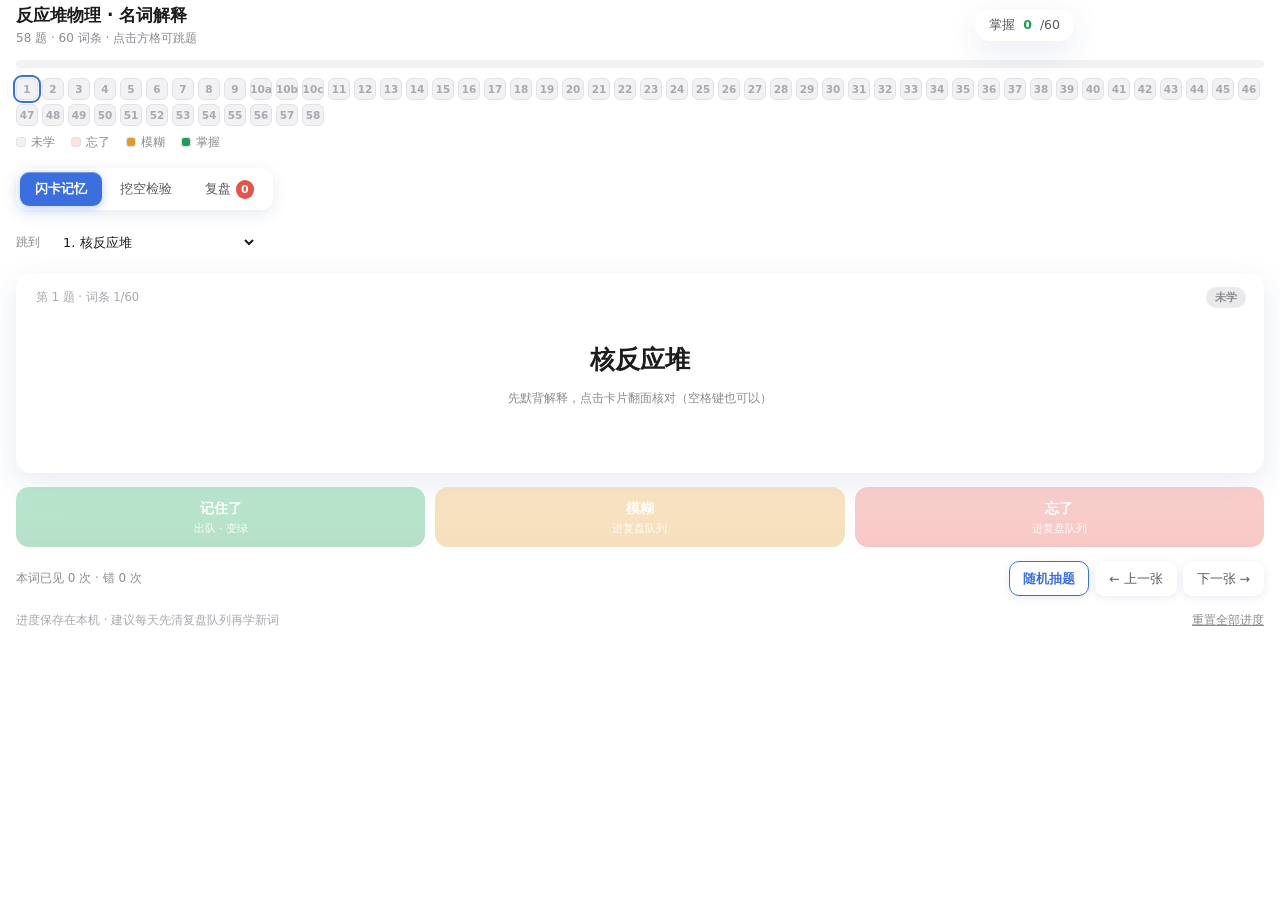
<file: v1/index.html>
<!DOCTYPE html>
<html lang="zh-CN">
<head>
<meta charset="UTF-8">
<meta name="viewport" content="width=device-width, initial-scale=1">
<title>反应堆物理 · 名词解释记忆卡</title>
<style>
:root{
  --daimon-widget-host-safe-inline-end:190px;
  --daimon-widget-host-safe-block-start:44px;
  /* 本地语义色板：优先取运行时 token，取不到时用固定色兜底 */
  --m-ok:var(--kimi-color-positive,#1f9d55);
  --m-warn:var(--kimi-color-warning,#e39a2d);
  --m-bad:var(--kimi-color-danger,#e5534b);
  --m-accent:var(--kimi-color-accent,#3b6fe0);
  --m-text:var(--kimi-color-text-primary,#1c1c1e);
  --m-text2:var(--kimi-color-text-secondary,#5a5a60);
  --m-text3:var(--kimi-color-text-tertiary,#8b8b92);
  --m-text4:var(--kimi-color-text-quaternary,#a9a9b0);
  --m-bg:var(--kimi-color-surface,#ffffff);
  --m-muted:var(--kimi-color-surface-muted,#f2f2f4);
  --m-raised:var(--kimi-color-surface-raised,#ffffff);
  --m-border:var(--kimi-color-border,#e2e2e6);
  --m-on:var(--kimi-color-on-accent,#ffffff);
  /* 液态玻璃材质（token 缺失时的兜底值） */
  --g-surface:var(--kimi-glass-surface,rgba(255,255,255,.45));
  --g-border:var(--kimi-glass-border,rgba(255,255,255,.45));
  --g-hi:var(--kimi-glass-highlight,rgba(255,255,255,.8));
  --g-lo:var(--kimi-glass-lowlight,rgba(255,255,255,.12));
  --g-shadow:var(--kimi-glass-shadow,rgba(31,56,120,.10));
  --g-blur:var(--kimi-glass-blur,16px);
}
.kimi-host-safe-context{container-type:inline-size;}
.kimi-host-safe-header{
  box-sizing:border-box;
  min-block-size:var(--daimon-widget-host-safe-block-start,44px);
  padding-inline-end:var(--daimon-widget-host-safe-inline-end,190px);
}
@container (max-width:419px){
  .kimi-host-safe-header{
    min-block-size:0;
    padding-block-start:var(--daimon-widget-host-safe-block-start,44px);
    padding-inline-end:0;
  }
}
[data-kimi-root]{box-sizing:border-box;inline-size:100%;min-inline-size:0;max-inline-size:100%;overflow:visible;}
[data-kimi-root] *{box-sizing:border-box;min-inline-size:0;}
html[data-daimon-size-tier="compact"] [data-kimi-priority="p1"],
html[data-daimon-size-tier="compact"] [data-kimi-priority="p2"],
html[data-daimon-size-tier="compact"] [data-kimi-priority="p3"]{display:none!important;}
@media (prefers-reduced-motion:reduce){
  [data-kimi-root] *{scroll-behavior:auto;transition:none!important;animation:none!important;}
}

html,body{margin:0;padding:0;background:transparent;}
body{
  font-family:var(--kimi-font-sans,system-ui,sans-serif);
  color:var(--m-text);font-size:14px;line-height:1.55;
}
.widget{padding:2px 16px 18px;}

/* ---------- 液态玻璃材质 ---------- */
.lglass{
  border:1px solid var(--m-border);
  background:var(--m-raised);
  border-radius:16px;
}
@supports ((backdrop-filter: blur(1px)) or (-webkit-backdrop-filter: blur(1px))){
  .lglass{
    background:var(--g-surface);
    border-color:var(--g-border);
    backdrop-filter:blur(var(--g-blur)) saturate(1.7);
    -webkit-backdrop-filter:blur(var(--g-blur)) saturate(1.7);
    box-shadow:
      0 10px 34px var(--g-shadow),
      inset 0 1px 0 var(--g-hi),
      inset 0 -1px 0 var(--g-lo),
      inset 1px 0 0 var(--g-lo);
  }
}
/* 玻璃顶部高光轨 */
.lglass-rail{position:relative;overflow:hidden;isolation:isolate;}
.lglass-rail::before{
  position:absolute;inset-block-start:0;inset-inline:6%;block-size:1px;content:'';
  background:linear-gradient(90deg,transparent,var(--g-hi),transparent);
  pointer-events:none;z-index:2;
}

/* ---------- 玻璃舞台（干净无背景雾效） ---------- */
.kimi-glass-stage{position:relative;isolation:isolate;}

/* ---------- header ---------- */
.hdr{display:flex;align-items:center;gap:12px;flex-wrap:wrap;}
.hdr .ttl{display:flex;flex-direction:column;gap:1px;}
.hdr h1{font-size:17px;font-weight:600;margin:0;}
.hdr .sub{font-size:12px;color:var(--m-text3);}
.progress-pill{
  margin-inline-start:auto;display:flex;align-items:center;gap:8px;
  font-size:12.5px;font-weight:500;color:var(--m-text2);
  border-radius:999px;padding:5px 13px;font-variant-numeric:tabular-nums;
}
.progress-pill b{color:var(--m-ok);font-weight:600;}

/* segmented mastery bar */
.mbar{height:8px;border-radius:99px;background:var(--m-muted);overflow:hidden;display:flex;margin:12px 0 4px;}
.mbar i{display:block;height:100%;transition:width .4s ease;}
.mbar .s-ok{background:var(--m-ok);}
.mbar .s-warn{background:var(--m-warn);}
.mbar .s-seen{background:#f2d9a4;}
.mbar .s-bad{background:var(--m-bad);}

/* ---------- heat strip ---------- */
.strip-wrap{margin:10px 0 16px;}
.strip{display:flex;gap:4px;flex-wrap:wrap;}
.cell{
  width:22px;height:22px;border-radius:6px;cursor:pointer;padding:0;
  font-size:10.5px;font-weight:600;font-family:inherit;font-variant-numeric:tabular-nums;
  display:flex;align-items:center;justify-content:center;
  border:1px solid var(--m-border);background:var(--m-muted);color:var(--m-text4);
  transition:transform .12s ease,box-shadow .12s ease;
}
.cell:hover{transform:translateY(-2px);box-shadow:0 3px 8px rgba(0,0,0,.12);}
.cell:focus-visible{outline:2px solid var(--m-accent);outline-offset:1px;}
.cell[data-m="1"]{background:#fbe3e1;border-color:#f0b7b3;color:var(--m-bad);}
.cell[data-m="2"]{background:var(--m-warn);border-color:var(--m-warn);color:#fff;}
.cell[data-m="3"]{background:var(--m-ok);border-color:var(--m-ok);color:#fff;}
.cell[data-m="0"].fail{background:#fbe3e1;border-color:#f0b7b3;color:var(--m-bad);}
.cell.cur{outline:2.5px solid var(--m-accent);outline-offset:1.5px;}
.strip-legend{display:flex;gap:16px;margin-top:8px;font-size:11.5px;color:var(--m-text3);flex-wrap:wrap;}
.strip-legend i{display:inline-block;width:10px;height:10px;border-radius:3px;margin-inline-end:5px;vertical-align:-1px;border:1px solid var(--m-border);}
.lg-0{background:var(--m-muted);}
.lg-1{background:#fbe3e1;border-color:#f0b7b3;}
.lg-2{background:var(--m-warn);border-color:var(--m-warn);}
.lg-3{background:var(--m-ok);border-color:var(--m-ok);}

/* ---------- 玻璃分段控件 tabs ---------- */
.tabs{
  display:inline-flex;align-items:center;gap:3px;padding:3px;margin-bottom:16px;
  border:1px solid var(--m-border);border-radius:12px;background:var(--m-muted);
}
@supports ((backdrop-filter: blur(1px)) or (-webkit-backdrop-filter: blur(1px))){
  .tabs{
    background:var(--g-surface);border-color:var(--g-border);
    backdrop-filter:blur(var(--g-blur)) saturate(1.6);
    -webkit-backdrop-filter:blur(var(--g-blur)) saturate(1.6);
    box-shadow:inset 0 1px 0 var(--g-hi),0 4px 16px var(--g-shadow);
  }
}
.tab{
  font:inherit;font-size:13px;padding:7px 15px;border:0;background:none;cursor:pointer;
  color:var(--m-text2);border-radius:9px;transition:background .15s,color .15s,box-shadow .15s;
}
.tab:hover{color:var(--m-text);}
.tab[aria-selected="true"]{
  color:var(--m-on);font-weight:600;background:var(--m-accent);
  box-shadow:0 2px 8px rgba(59,111,224,.35),inset 0 1px 0 rgba(255,255,255,.3);
}
.tab:focus-visible{outline:2px solid var(--m-accent);outline-offset:2px;}
.tab .badge{
  display:inline-block;min-width:17px;text-align:center;font-size:11px;font-weight:600;border-radius:9px;
  background:var(--m-bad);color:#fff;padding:1px 5px;margin-inline-start:5px;font-variant-numeric:tabular-nums;
}
.tab[aria-selected="true"] .badge{background:#fff;color:var(--m-bad);}
.panel{display:none;animation:fadeIn .25s ease;}
.panel.on{display:block;}
@keyframes fadeIn{from{opacity:0;transform:translateY(4px);}to{opacity:1;transform:none;}}

/* ---------- 闪卡（玻璃 3D 翻牌） ---------- */
.card-stage{display:flex;flex-direction:column;gap:14px;}
.flip-box{perspective:1400px;cursor:pointer;position:relative;z-index:1;}
.flip-box:focus-visible{outline:2px solid var(--m-accent);outline-offset:3px;border-radius:18px;}
.flip-inner{
  position:relative;min-height:200px;transform-style:preserve-3d;
  transition:transform .6s cubic-bezier(.35,.15,.2,1);
}
.flip-box.flipped .flip-inner{transform:rotateY(180deg);}
.face{
  position:absolute;inset:0;backface-visibility:hidden;-webkit-backface-visibility:hidden;
  padding:28px 28px 22px;
  display:flex;flex-direction:column;justify-content:center;gap:12px;
}
.face.back{transform:rotateY(180deg);}
.face .no{font-size:11.5px;color:var(--m-text4);font-variant-numeric:tabular-nums;position:absolute;top:15px;left:19px;}
.face .mstate{position:absolute;top:13px;right:17px;font-size:11px;font-weight:600;border-radius:99px;padding:2px 9px;}
.ms-0{background:rgba(140,140,150,.18);color:var(--m-text3);}
.ms-1{background:#fbe3e1;color:var(--m-bad);}
.ms-2{background:var(--m-warn);color:#fff;}
.ms-3{background:var(--m-ok);color:#fff;}
.face .term{font-size:25px;font-weight:600;line-height:1.3;text-align:center;}
.face .def{font-size:15px;line-height:1.8;margin:0;color:var(--m-text);}
.face .hint{font-size:12px;color:var(--m-text3);text-align:center;}
.face .confuse{
  font-size:12px;color:#7a5a17;background:rgba(250,226,168,.55);border:1px solid rgba(226,196,124,.7);
  border-radius:9px;padding:6px 10px;text-align:center;
}
.def mark{background:none;padding:0;color:inherit;}
.def mark.kw{color:var(--m-accent);font-weight:600;box-shadow:inset 0 -2px 0 rgba(59,111,224,.25);}
.face .plain{
  font-size:12.5px;line-height:1.65;color:var(--m-text2);margin:0;
  border-left:3px solid var(--m-accent);padding:6px 10px;
  background:rgba(59,111,224,.06);border-radius:0 9px 9px 0;
}
.face .plain::before{content:"💡 大白话：";font-weight:600;color:var(--m-accent);}

.grades{display:flex;gap:10px;position:relative;z-index:1;}
.grades button{
  flex:1;font:inherit;font-size:14px;font-weight:600;padding:11px 0;border-radius:13px;cursor:pointer;
  border:0;color:#fff;transition:transform .1s ease,filter .12s ease,opacity .12s ease;
  box-shadow:0 3px 10px rgba(0,0,0,.14),inset 0 1px 0 rgba(255,255,255,.28);
}
.grades button:hover:not(:disabled){transform:translateY(-2px);filter:brightness(1.07);}
.grades button:active:not(:disabled){transform:translateY(0);}
.grades button:focus-visible{outline:2px solid var(--m-text);outline-offset:2px;}
.grades .g-ok{background:linear-gradient(180deg,#27b566,var(--m-ok));}
.grades .g-mid{background:linear-gradient(180deg,#f0ab43,var(--m-warn));}
.grades .g-bad{background:linear-gradient(180deg,#ef6a62,var(--m-bad));}
.grades button:disabled{opacity:.32;cursor:default;box-shadow:none;}
.grades small{display:block;font-size:10.5px;font-weight:400;opacity:.88;}

.nav-row{display:flex;align-items:center;gap:8px;justify-content:space-between;flex-wrap:wrap;}
.nav-row .pos{font-size:12px;color:var(--m-text3);font-variant-numeric:tabular-nums;}
.nav-row .navbtns{display:flex;gap:6px;}

/* ---------- 玻璃按钮 ---------- */
.btn-ghost{
  font:inherit;font-size:12.5px;padding:7px 13px;border-radius:10px;cursor:pointer;
  border:1px solid var(--m-border);background:var(--m-bg);color:var(--m-text2);
  transition:color .12s,border-color .12s,transform .1s;
}
@supports ((backdrop-filter: blur(1px)) or (-webkit-backdrop-filter: blur(1px))){
  .btn-ghost{
    background:var(--g-surface);border-color:var(--g-border);
    backdrop-filter:blur(var(--g-blur)) saturate(1.5);
    -webkit-backdrop-filter:blur(var(--g-blur)) saturate(1.5);
    box-shadow:inset 0 1px 0 var(--g-hi),0 2px 8px var(--g-shadow);
  }
}
.btn-ghost:hover{color:var(--m-text);transform:translateY(-1px);}
.btn-ghost:focus-visible{outline:2px solid var(--m-accent);outline-offset:2px;}
.btn-ghost.primary{border-color:var(--m-accent);color:var(--m-accent);font-weight:600;}
.btn-main{
  font:inherit;font-size:13.5px;font-weight:600;padding:10px 20px;border-radius:12px;cursor:pointer;
  border:0;background:linear-gradient(180deg,#5283ec,var(--m-accent));color:var(--m-on);
  box-shadow:0 3px 12px rgba(59,111,224,.32),inset 0 1px 0 rgba(255,255,255,.3);
  transition:filter .12s,transform .1s;
}
.btn-main:hover{filter:brightness(1.07);}
.btn-main:active{transform:translateY(1px);}
.btn-main:focus-visible{outline:2px solid var(--m-text);outline-offset:2px;}

/* ---------- 跳题选择器 ---------- */
.picker{display:flex;align-items:center;gap:8px;flex-wrap:wrap;position:relative;z-index:1;}
.picker label{font-size:12px;color:var(--m-text3);}
.picker select{
  font:inherit;font-size:13px;color:var(--m-text);
  border:1px solid var(--m-border);border-radius:10px;background:var(--m-bg);
  padding:7px 10px;max-width:230px;cursor:pointer;
}
@supports ((backdrop-filter: blur(1px)) or (-webkit-backdrop-filter: blur(1px))){
  .picker select{background:var(--g-surface);border-color:var(--g-border);}
}
.picker select:focus-visible{outline:2px solid var(--m-accent);outline-offset:1px;}

/* ---------- 挖空 ---------- */
.cloze-head{display:flex;align-items:baseline;gap:10px;flex-wrap:wrap;position:relative;z-index:1;}
.cloze-no{font-size:11.5px;color:var(--m-text4);}
.cloze-term{font-size:19px;font-weight:600;margin:0;}
.cloze-def{
  position:relative;z-index:1;
  font-size:15px;line-height:2.3;margin:12px 0 14px;padding:20px 22px;
}
.cloze-def input{
  font:inherit;font-size:13.5px;min-width:70px;max-width:170px;
  border:0;border-bottom:2px solid var(--m-text3);
  background:rgba(59,111,224,.06);color:var(--m-text);
  padding:2px 6px;margin:0 3px;text-align:center;border-radius:6px 6px 0 0;
  transition:border-color .12s,background .12s;
}
.cloze-def input:focus-visible{outline:none;border-bottom-color:var(--m-accent);background:rgba(59,111,224,.12);}
.cloze-def input.ok{border-bottom-color:var(--m-ok);color:var(--m-ok);font-weight:600;background:rgba(31,157,85,.08);}
.cloze-def input.bad{border-bottom-color:var(--m-bad);color:var(--m-bad);background:rgba(229,83,75,.07);}
.cloze-def .ans{color:var(--m-bad);font-size:12.5px;font-weight:600;margin-inline-start:5px;}
.cloze-btns{display:flex;gap:10px;align-items:center;flex-wrap:wrap;position:relative;z-index:1;}
.cloze-score{font-size:13px;font-weight:600;color:var(--m-text2);font-variant-numeric:tabular-nums;}
.cloze-score.win{color:var(--m-ok);}
.cloze-tip{font-size:12px;color:var(--m-text3);margin:10px 0 0;position:relative;z-index:1;}

/* ---------- 复盘 ---------- */
.review-empty{
  border:1.5px dashed var(--m-border);border-radius:16px;padding:30px 20px;text-align:center;
  color:var(--m-text2);font-size:13.5px;background:var(--m-muted);
}
.review-empty b{color:var(--m-ok);font-weight:600;font-size:15px;}
.review-list{display:flex;flex-direction:column;gap:8px;margin:0 0 16px;padding:0;list-style:none;}
.review-item{
  display:flex;align-items:center;gap:10px;
  border-radius:13px;padding:11px 15px;cursor:pointer;
  transition:transform .12s,border-color .12s;
}
.review-item:hover{transform:translateX(3px);}
.review-item .t{font-weight:500;font-size:14px;}
.review-item .cnt{margin-inline-start:auto;font-size:12px;color:var(--m-bad);font-variant-numeric:tabular-nums;white-space:nowrap;}
.review-item .lvl{font-size:11.5px;font-weight:600;border-radius:7px;padding:2px 8px;white-space:nowrap;}
.lvl.l2{background:#f7ecd4;color:#7a5a17;}
.lvl.l1{background:#fbe3e1;color:var(--m-bad);}

.pairs{margin-top:18px;border-top:1px solid var(--m-border);padding-top:10px;}
.pairs summary{font-size:13px;font-weight:500;color:var(--m-text2);cursor:pointer;user-select:none;padding:6px 0;}
.pairs summary:hover{color:var(--m-accent);}
.pairs summary:focus-visible{outline:2px solid var(--m-accent);outline-offset:2px;}
.pair-table{width:100%;border-collapse:collapse;margin:8px 0 14px;font-size:13px;border-radius:10px;overflow:hidden;}
.pair-table caption{text-align:left;font-weight:600;padding:8px 0 6px;color:var(--m-text);}
.pair-table th,.pair-table td{border:1px solid var(--m-border);padding:9px 12px;text-align:left;vertical-align:top;}
.pair-table th{background:var(--m-muted);font-weight:600;white-space:nowrap;}

.foot{margin-top:16px;font-size:11.5px;color:var(--m-text4);display:flex;justify-content:space-between;gap:10px;flex-wrap:wrap;}
.foot button{font:inherit;font-size:11.5px;color:var(--m-text3);background:none;border:0;cursor:pointer;text-decoration:underline;padding:0;}
.foot button:focus-visible{outline:2px solid var(--m-accent);}

@media (max-width:519px){
  .face{padding:20px 16px 18px;}
  .face .term{font-size:20px;}
  .grades{flex-direction:column;}
  .grades button{padding:10px 0;}
  .hdr h1{font-size:15.5px;}
  .flux{filter:blur(30px);}
}
</style>
</head>
<body>
<main class="widget kimi-host-safe-context" data-kimi-root>
  <header class="hdr kimi-host-safe-header" data-kimi-priority="p1">
    <div class="ttl">
      <h1>反应堆物理 · 名词解释</h1>
      <span class="sub">58 题 · 60 词条 · 点击方格可跳题</span>
    </div>
    <span class="progress-pill lglass" id="progressPill" role="status">掌握 <b>0</b>/22</span>
  </header>

  <div class="mbar" id="mbar" data-kimi-priority="p1" aria-hidden="true">
    <i class="s-ok"></i><i class="s-warn"></i><i class="s-seen"></i><i class="s-bad"></i>
  </div>

  <section class="strip-wrap" data-kimi-priority="p1" aria-label="掌握度总览">
    <div class="strip" id="strip"></div>
    <div class="strip-legend">
      <span><i class="lg-0"></i>未学</span>
      <span><i class="lg-1"></i>忘了</span>
      <span><i class="lg-2"></i>模糊</span>
      <span><i class="lg-3"></i>掌握</span>
    </div>
  </section>

  <nav class="tabs" role="tablist" data-kimi-priority="p0">
    <button class="tab" role="tab" aria-selected="true" data-tab="flash">闪卡记忆</button>
    <button class="tab" role="tab" aria-selected="false" data-tab="cloze">挖空检验</button>
    <button class="tab" role="tab" aria-selected="false" data-tab="review">复盘<span class="badge" id="dueBadge" hidden>0</span></button>
  </nav>

  <!-- 闪卡 -->
  <section class="panel on" id="panel-flash" role="tabpanel" data-kimi-priority="p0">
    <div class="card-stage kimi-glass-stage">
      <div class="picker" data-kimi-priority="p2">
        <label for="fJump">跳到</label>
        <select id="fJump"></select>
      </div>
      <div class="flip-box" id="flipBox" tabindex="0" role="button" aria-label="点击翻面查看答案">
        <div class="flip-inner">
          <div class="face front lglass lglass-rail">
            <span class="no" id="fNoF"></span>
            <span class="mstate" id="fMsF"></span>
            <div id="fFront"></div>
            <span class="hint">先默背解释，点击卡片翻面核对（空格键也可以）</span>
          </div>
          <div class="face back lglass lglass-rail">
            <span class="no" id="fNoB"></span>
            <div id="fBack"></div>
            <span class="hint">蓝字是给分关键词，然后给自己打分 ↓</span>
          </div>
        </div>
      </div>
      <div class="grades" id="gradeRow">
        <button class="g-ok" data-g="3" disabled>记住了<small>出队 · 变绿</small></button>
        <button class="g-mid" data-g="2" disabled>模糊<small>进复盘队列</small></button>
        <button class="g-bad" data-g="1" disabled>忘了<small>进复盘队列</small></button>
      </div>
      <div class="nav-row" data-kimi-priority="p2">
        <span class="pos" id="fPos"></span>
        <div class="navbtns">
          <button class="btn-ghost primary" id="fShuffle">随机抽题</button>
          <button class="btn-ghost" id="fPrev">← 上一张</button>
          <button class="btn-ghost" id="fNext">下一张 →</button>
        </div>
      </div>
    </div>
  </section>

  <!-- 挖空 -->
  <section class="panel" id="panel-cloze" role="tabpanel" data-kimi-priority="p0">
    <div class="kimi-glass-stage">
      <div class="picker" style="margin-bottom:10px;" data-kimi-priority="p2">
        <label for="cJump">跳到</label>
        <select id="cJump"></select>
        <button class="btn-ghost" id="cPrev">← 上一题</button>
        <button class="btn-ghost" id="cNext">下一题 →</button>
      </div>
      <div class="cloze-head">
        <span class="cloze-no" id="cNo"></span>
        <h2 class="cloze-term" id="cTerm"></h2>
      </div>
      <p class="cloze-def lglass lglass-rail" id="cDef"></p>
      <div class="cloze-btns">
        <button class="btn-main" id="cCheck">核对答案</button>
        <span class="cloze-score" id="cScore"></span>
      </div>
      <p class="cloze-tip">挖掉的都是考试给分点关键词，填完点核对，红字为正确答案。挖空题与闪卡同步：闪卡看到哪张，这里就是哪道题。</p>
    </div>
  </section>

  <!-- 复盘 -->
  <section class="panel" id="panel-review" role="tabpanel" data-kimi-priority="p0">
    <div id="reviewBody"></div>
    <details class="pairs" data-kimi-priority="p2">
      <summary>易混词对比表（考前必看）</summary>
      <div id="pairTables"></div>
    </details>
  </section>

  <footer class="foot" data-kimi-priority="p3">
    <span>进度保存在本机 · 建议每天先清复盘队列再学新词</span>
    <button id="resetBtn">重置全部进度</button>
  </footer>
</main>

<script>
const TERMS=[
{id:1,no:"1",term:"核反应堆",def:"能以可控方式实现自持的链式裂变反应或聚变反应的装置。",kw:["可控","自持","链式裂变"]},
{id:2,no:"2",term:"微观截面",def:"平均一个入射中子与一个原子核发生作用的概率大小。",kw:["一个入射中子","一个原子核","概率"]},
{id:3,no:"3",term:"宏观截面",def:"平均一个中子与单位体积内所有原子核发生作用的概率大小。",kw:["单位体积","所有原子核","概率"]},
{id:4,no:"4",term:"富集度",def:"某一种核素在该核素同位素中所占质量百分比。",kw:["同位素","质量百分比"]},
{id:5,no:"5",term:"平均自由程",def:"一个中子与介质原子核发生作用前所穿行的平均距离。",kw:["发生作用前","平均距离"]},
{id:6,no:"6",term:"核反应率",def:"单位时间单位体积内发生核反应总次数。",kw:["单位时间","单位体积"]},
{id:7,no:"7",term:"中子注量率",def:"单位时间单位体积内所有中子穿行路程之和。",kw:["单位时间单位体积","穿行路程之和"]},
{id:8,no:"8",term:"共振现象",def:"对某些核素，当中子能量恰好能使某一复合核激发至某一能级时，发生概率变得特别大，变化曲线出现尖峰。",kw:["复合核","能级","尖峰"]},
{id:9,no:"9",term:"多普勒展宽",def:"随燃料温度的增加，共振峰展宽，峰值下降的现象。",kw:["温度","共振峰展宽","峰值下降"]},
{id:10,no:"10",term:"易裂变核素",def:"能被热中子或低能中子引起裂变，并放出中子的核素，如 U-235、Pu-239。",kw:["热中子","低能中子","U-235"],grp:"g1"},
{id:11,no:"10",term:"可裂变核素",def:"在一定条件下能够发生裂变的核素，通常需要快中子或较高能量中子才能有效裂变，如 U-238。",kw:["快中子","较高能量","U-238"],grp:"g1"},
{id:12,no:"10",term:"可转化核素",def:"本身不容易直接裂变，但吸收中子后可以转化为易裂变核素的核素，如 U-238 可转化为 Pu-239，Th-232 可转化为 U-233。",kw:["吸收中子","转化","易裂变核素"],grp:"g1"},
{id:13,no:"11",term:"瞬发 / 缓发中子",def:"瞬发中子：裂变瞬间放出的中子。缓发中子：衰变发射出的中子，有明显时间延迟。缓发中子份额约 0.0065。",kw:["裂变瞬间","衰变","时间延迟","0.0065"]},
{id:14,no:"12",term:"反应性",def:"核反应堆有效增值因子 Keff 偏离临界的相对大小。",kw:["Keff","偏离临界"]},
{id:15,no:"13",term:"慢化过程",def:"中子能量不断减少，直至变成热中子的过程。",kw:["能量不断减少","热中子"],grp:"g2"},
{id:16,no:"14",term:"扩散过程",def:"热中子在介质中不断变化的过程。",kw:["热中子","介质"],grp:"g2"},
{id:17,no:"15",term:"快中子倍增系数",def:"一个初始裂变中子经过可裂变核素裂变后增加所得到的平均中子数。",kw:["初始裂变中子","可裂变核素","平均中子数"],grp:"g3"},
{id:18,no:"16",term:"慢化不泄漏概率",def:"慢化过程中没有泄漏到核反应堆外的中子数所占的比例。",kw:["慢化过程","没有泄漏","比例"],grp:"g4"},
{id:19,no:"17",term:"逃脱共振吸收概率",def:"快中子在慢化到热中子之前没有被共振吸收的中子所占的比例。",kw:["慢化到热中子之前","共振吸收","比例"]},
{id:20,no:"18",term:"扩散不泄漏概率",def:"在扩散过程中没有泄漏到反应堆外的中子数所占的比例。",kw:["扩散过程","没有泄漏","比例"],grp:"g4"},
{id:21,no:"19",term:"热中子利用系数",def:"核反应堆中所有物质吸收的热中子中，被燃料所吸收的热中子数所占比例。",kw:["所有物质吸收","燃料所吸收","比例"]},
{id:22,no:"20",term:"有效裂变中子数",def:"核裂变燃料每吸收一个中子所产生的平均裂变中子数。",kw:["吸收一个中子","平均裂变中子数"],grp:"g3"},
{id:23,no:"21",term:"中子流密度",def:"沿着某一方向穿过单位面积的中子数。",kw:["某一方向","单位面积"]},
{id:24,no:"22",term:"中子扩散长度",def:"从热中子产生至被吸收所穿行的直线距离方均值的 1/6。",kw:["热中子产生至被吸收","方均值","1/6"],grp:"g5"},
{id:25,no:"23",term:"中子慢化长度",def:"快中子从点源出发至慢化到热中子时所穿行的直线距离方均值的 1/6。",kw:["点源","慢化到热中子","1/6"],grp:"g5"},
{id:26,no:"24",term:"中子徙动长度",def:"快中子从产生到被吸收所穿行的直线距离方均值的 1/6。",kw:["产生到被吸收","1/6"],grp:"g5"},
{id:27,no:"25",term:"中子扩散时间",def:"快中子慢化成热中子后，其扩散到被吸收所需的平均时间。",kw:["慢化成热中子后","扩散到被吸收","平均时间"],grp:"g6"},
{id:28,no:"26",term:"中子慢化时间",def:"裂变中子从裂变能慢化到热中子分界能所需平均时间。",kw:["裂变能","热中子分界能"],grp:"g6"},
{id:29,no:"27",term:"中子寿命",def:"快中子自裂变产生慢化到热中子，再扩散到被吸收所需平均时间。",kw:["慢化到热中子","再扩散到被吸收"],grp:"g6"},
{id:30,no:"28",term:"反射层节省",def:"有反射层时反应堆的临界尺寸与裸堆临界尺寸的差值。",kw:["有反射层","裸堆","差值"]},
{id:31,no:"29",term:"中子能谱",def:"中子注量率随中子能量的分布函数。",kw:["中子注量率","能量","分布函数"],grp:"g7"},
{id:32,no:"30",term:"瞬发中子能谱",def:"核裂变瞬间直接释放的瞬发中子按能量的分布规律（连续谱，平均能量约 2.0 MeV，最可几能量约 0.7 MeV）。",kw:["瞬发中子","连续谱","2.0 MeV","0.7 MeV"],grp:"g7"},
{id:33,no:"31",term:"裂变中子能谱",def:"能量在 E 和 E+d 范围内裂变中子的份额。",kw:["E 和 E+d","份额"],grp:"g7"},
{id:34,no:"32",term:"慢化能谱",def:"快中子在与慢化剂碰撞降速过程中，处于快中子与热中子区之间的能量分布（无共振吸收时大致呈 1/E 分布）。",kw:["碰撞降速","快中子与热中子区之间","1/E"],grp:"g7"},
{id:35,no:"33",term:"慢化密度",def:"单位时间单位体积内慢化到能量 E 以下的中子数。",kw:["单位时间单位体积","能量 E 以下"]},
{id:36,no:"34",term:"首次飞行逃脱概率",def:"在燃料内产生的均匀各向同性分布、能量为 E 的中子，未经碰撞逃出芯块在慢化剂中发生首次碰撞的概率。",kw:["均匀各向同性","未经碰撞逃出芯块","首次碰撞"]},
{id:37,no:"35",term:"水铀比",def:"慢化剂体积和燃料芯块体积之比。",kw:["慢化剂体积","燃料芯块体积"]},
{id:38,no:"36",term:"热中子",def:"能量与周围介质热运动处于热平衡状态的中子（20°C 下最可几能量约为 0.0253 eV，速度约 2200 m/s）。",kw:["热平衡","0.0253 eV","2200 m/s"]},
{id:39,no:"37",term:"燃耗链",def:"描述核素之间的转化途径。",kw:["核素","转化途径"]},
{id:40,no:"38",term:"堆芯寿期",def:"核反应堆装料后，从开始运行直到满功率下堆芯 Keff 降到 1 所经历的时间。",kw:["满功率","Keff 降到 1"]},
{id:41,no:"39",term:"燃耗深度",def:"核电厂反应堆通常把装入堆芯的单位质量燃料所发出的能量定义为燃耗深度。",kw:["单位质量燃料","发出的能量"]},
{id:42,no:"40",term:"中毒",def:"裂变产物吸收中子导致的核反应堆反应性的变化量。",kw:["裂变产物吸收中子","反应性的变化量"]},
{id:43,no:"41",term:"饱和裂变产物",def:"裂变产物中部分核素由于自身吸收中子或裂变会消失，到一定时间后，其消失与产生达到平衡。",kw:["吸收中子或裂变","消失与产生","平衡"],grp:"g8"},
{id:44,no:"42",term:"非饱和裂变产物",def:"一直不会消失或消失几乎为零，随反应堆运行其浓度不断累积。",kw:["不会消失","浓度不断累积"],grp:"g8"},
{id:45,no:"43",term:"反应性系数",def:"核反应堆内某个参数发生单位变化所引起的反应性变化量。",kw:["某个参数","单位变化","反应性变化量"],grp:"g9"},
{id:46,no:"44",term:"燃料 / 慢化剂温度系数",def:"燃料 / 慢化剂温度变化 1 K 所引起的反应性变化量。",kw:["温度变化 1 K","反应性变化量"],grp:"g9"},
{id:47,no:"45",term:"空泡系数",def:"冷却剂中空泡份额变化百分之一所引起的反应性变化量。",kw:["空泡份额","百分之一"],grp:"g9"},
{id:48,no:"46",term:"功率系数",def:"单位功率变化所引起的反应性变化量。",kw:["单位功率变化"],grp:"g9"},
{id:49,no:"47",term:"控制毒物价值",def:"某一控制毒物全部投入堆芯所引起的反应性变化量。",kw:["全部投入堆芯","反应性变化量"]},
{id:50,no:"48",term:"停堆裕量",def:"堆芯临界运行条件下，考虑了堆芯功率引入的正反应性和最大价值控制棒卡在高位，其他控制棒插入后反应堆达到的次临界水平。",kw:["最大价值控制棒卡在高位","其他控制棒插入","次临界水平"]},
{id:51,no:"49",term:"控制棒价值 / 积分 / 微分",def:"控制棒价值：控制棒插入或抽出堆芯所引起的反应性变化量。微分价值：控制棒移动单位距离所引起的反应性变化量（dρ/dx）。积分价值：控制棒在某一行程段内累积的总反应性变化量（微分价值对行程的积分）。",kw:["插入或抽出","单位距离","dρ/dx","行程的积分"]},
{id:52,no:"50",term:"中子价值",def:"堆芯不同位置的中子对堆芯功率的贡献。",kw:["不同位置","功率的贡献"]},
{id:53,no:"51",term:"临界硼浓度",def:"某一时刻不考虑控制棒，完全用堆芯中的可燃毒物和可溶硼来控制，使核反应堆处于临界时的硼浓度。",kw:["不考虑控制棒","可燃毒物和可溶硼","临界"]},
{id:54,no:"52",term:"硼微分价值",def:"堆芯冷却剂中单位硼浓度变化（如 1 ppm）所引起的反应性变化量。",kw:["单位硼浓度变化","1 ppm"]},
{id:55,no:"53",term:"反应性惩罚",def:"由于可燃毒物的存在会缩短堆芯寿期，缩短的部分称为可燃毒物的反应性惩罚。",kw:["可燃毒物","缩短堆芯寿期"]},
{id:56,no:"54",term:"反应堆周期",def:"中子密度增加到原来的 e 倍所需的时间。",kw:["e 倍"]},
{id:57,no:"55",term:"热中子寿期",def:"中子从慢化成为热中子开始，到最终被吸收或泄漏出堆芯为止所经历的平均时间（压水堆中约为 10⁻⁵~10⁻⁴ s）。",kw:["慢化成为热中子","被吸收或泄漏","平均时间"]},
{id:58,no:"56",term:"瞬发临界",def:"反应堆仅依靠瞬发中子就能使反应堆保持临界。",kw:["仅依靠瞬发中子","保持临界"]},
{id:59,no:"57",term:"次临界",def:"反应堆有效增殖系数 Keff < 1（或反应性 ρ < 0）的状态，此时链式裂变反应无法自持。",kw:["Keff < 1","ρ < 0","无法自持"]},
{id:60,no:"58",term:"剩余反应性",def:"堆芯内没有任何毒物时所具有的反应性。",kw:["没有任何毒物","反应性"]}
];
/* 大白话通俗解释（来自《核反应堆专业名词通俗解释_1-58》），显示在标准答案下方 */
const PLAIN={
1:"能把核裂变或聚变反应控制住、让它自己持续烧下去的装置。就是【可控的核炉子】。",
2:"一个中子撞到一个原子核时，发生作用的概率有多大。就看【单个核被撞中的几率】。",
3:"一个中子在单位体积里，跟所有原子核撞上并发生作用的概率有多大。是【一堆核一起算的总撞中概率】。",
4:"某一种核素在它所有同位素里占的质量百分比。比如铀-235在天然铀里占多少，就是富集度。",
5:"一个中子在介质里飞，平均飞多远才会跟原子核撞一次。就是【中子平均能自由跑多远才撞上】。",
6:"单位时间、单位体积里，发生核反应的总次数。就是【每秒每立方厘米撞出多少次反应】。",
7:"单位时间、单位体积里，所有中子一共走过的路程加起来有多长。可以粗理解为【中子有多密、跑得多勤】。",
8:"对某些核素，中子能量刚好对上它的某个能级时，被吸收的概率突然变得特别大。就是【能量对上了，中子特别容易被吃掉】。",
9:"燃料温度升高后，共振峰会变宽、峰值变矮的现象。温度一高，共振吸收的范围变大了。",
10:"热中子或低能中子就能让它裂变，并放出中子，比如 U-235、Pu-239。就是【热中子就能点着的核素】。",
11:"在一定条件下能裂变，但通常需要快中子或较高能量中子，比如 U-238。就是【得用快中子才点得着】。",
12:"自己不太容易直接裂变，但吸收中子后能变成易裂变核素，比如 U-238 变成 Pu-239，Th-232 变成 U-233。就是【吃个中子后能变成好燃料】。",
13:"裂变瞬间马上放出来的叫瞬发中子（占绝大多数，约 99%）；裂变产物衰变时延迟放出来的叫缓发中子（只有约 0.65%）。",
14:"反应堆有效增值因子 Keff 偏离临界的相对大小。就是【离临界状态有多远（偏多还是偏少）】。",
15:"中子能量一点点减少，一直减到变成热中子的过程。就是【中子从快变慢】。",
16:"热中子在介质里不停乱撞、到处跑的过程。就是【热中子在堆里乱走】。",
17:"一个初始裂变中子，经过可裂变核素裂变后，平均能多出多少个中子。就是【快中子裂变能把中子数放大多少倍】。",
18:"慢化过程中，没有跑出反应堆的中子占多少比例。就是【慢化时没漏出去的比例】。",
19:"快中子在慢化到热中子之前，没被共振吸收掉的中子占多少比例。就是【躲过共振吸收、成功慢下来的比例】。",
20:"热中子在堆里乱撞（扩散）的时候，有多少比例没跑出去。就是【扩散时没漏出去的比例】。",
21:"堆里所有东西一起抢热中子，燃料最后抢到了几成。燃料抢得越多，这个数越大。",
22:"燃料每吃掉 1 个中子，平均能再吐出几个新中子。吃 1 个生几个，就是这个数。",
23:"朝某个方向看，单位面积上有多少中子穿过去。就是【这个方向上中子有多密】。",
24:"热中子从生出来到被吃掉，它能直线跑多远（算平方平均再除以 6）。数字越大，说明热中子跑得越远。",
25:"快中子从出生到变成热中子，这段路它直线能跑多远（平方平均再除以 6）。就是【慢化这段能飞多远】。",
26:"从快中子生出来，一直到最后被吸收，全程直线跑多远（平方平均/6）。慢化+扩散加在一起的总跑动距离。",
27:"已经变成热中子后，还要在堆里乱撞多久才会被吃掉。就是热中子【还能活多久】。",
28:"刚裂变出来的快中子，慢到变成热中子，平均要花多少时间。就是【从快变慢要多久】。",
29:"一个中子从生出来 → 慢化成热中子 → 再被吸收，整个过程平均要多长时间。慢化时间 + 扩散时间 = 它的一生。",
30:"加了反射层之后，反应堆能缩小多少尺寸还能临界。就是【有了反射层，临界尺寸能省多少】。",
31:"中子注量率按能量怎么分布的函数。简单说就是【不同能量的中子各有多少】。",
32:"裂变瞬间马上放出来的那些中子，它们的能量是怎么分布的。就是【瞬发中子的能量分布图】。",
33:"裂变产生的中子里，能量落在某个小区间的占多少比例。就是【裂变中子按能量怎么分的】。",
34:"中子在慢化过程中，不同能量的中子数量是怎么分布的。就是【正在变慢的中子，能量分布长什么样】。",
35:"单位时间、单位体积里，有多少中子已经慢化到某个能量 E 以下。就是【每秒每立方厘米，慢到这个能量以下的中子有多少】。",
36:"燃料里刚产生的中子，还没撞到任何东西，就直接跑出燃料芯块、跑到慢化剂里的概率。就是【中子第一次飞行就逃出燃料的概率】。",
37:"慢化剂（水）的体积，除以燃料芯块的体积。就是【水和铀（燃料）的体积比】。",
38:"已经慢化到和周围介质温度差不多、动能很低的中子。就是【已经冷却下来、跑得很慢的中子】。",
39:"核素之间怎么一步步转化的路线图。就是【核素互相变成谁的转化路径】。",
40:"从装料开始跑，一直到堆芯在满功率下刚好临界（Keff 降到 1）为止，能用多长时间。就是【这堆燃料能撑多久】。",
41:"装进堆芯的单位质量燃料，一共发出了多少能量。就是【每公斤燃料烧掉了多少电】。",
42:"裂变产物吸收中子，导致反应堆反应性下降的那部分变化量。就是【裂变垃圾把中子抢走，让反应性掉了多少】。",
43:"裂变产物里有些核素，一边产生一边自己又被中子吃掉或裂变掉，到一定时间后产生和消失刚好打平。就是【会自己平衡、不再堆积的裂变垃圾】。",
44:"这些裂变产物几乎不会消失，或者消失得极少，运行时间越长，浓度就一直往上累。就是【越烧越多、停不下来的裂变垃圾】。",
45:"堆里某个参数变一点点，反应性会跟着变多少。就是【某个量变 1 单位，反应性跟着变多少】。",
46:"燃料温度或慢化剂温度升 1 K（或降 1 K），反应性会变多少。就是【温度变 1 度，反应性跟着变多少】。",
47:"冷却剂里空泡（气泡）份额变 1%，反应性会变多少。就是【气泡多 1%，反应性跟着变多少】。",
48:"功率变 1 个单位，反应性会跟着变多少。就是【功率变一点，反应性跟着变多少】。",
49:"把某种控制毒物全部扔进堆芯，反应性会变多少。就是【这个毒物全放进去能压多少反应性】。",
50:"在临界运行时，考虑功率带来的正反应性，再加上价值最大的那根控制棒卡住拔不出来，其他棒全插下去后，反应堆还能到多深的次临界。就是【最坏情况下还能停多深】。",
51:"控制棒价值：一根控制棒插进去能压多少反应性；积分价值：从某个位置插到某个位置总共压了多少；微分价值：在某个位置附近再插一点点能压多少。",
52:"堆芯不同位置的中子，对整堆功率的贡献不一样。位置好的中子【价值】更高。",
53:"不考虑控制棒，只靠可燃毒物和可溶硼，把反应堆刚好调到临界时的硼浓度。就是【只靠硼来临界时需要多少硼】。",
54:"冷却剂里硼浓度变 1 个单位（比如 1 ppm），反应性会变多少。就是【硼变一点，反应性跟着变多少】。",
55:"因为加了可燃毒物，堆芯寿期会缩短的那部分。就是【加毒物多付的寿命代价】。",
56:"中子密度涨到原来的 e 倍（约 2.718 倍）需要多长时间。就是【中子数量涨 e 倍要多久】。",
57:"热中子从产生到被吸收的平均时间。就是【热中子平均能活多久】。",
58:"反应堆只靠瞬发中子就能维持临界（不需要缓发中子帮忙）。这是很危险的状态。",
59:"Keff 小于 1（或 ρ 小于 0）的状态，链式反应维持不下去。就是【还差多少才能临界】。",
60:"堆芯里把所有毒物都拿掉后，还剩多少反应性。就是【干净堆芯本身有多少多余反应性】。"
};
const GROUPS={g1:"易混组：三种核素，注意区分",g2:"易混组：慢化 vs 扩散，注意区分",g3:"易混组：倍增 vs 有效裂变中子数",g4:"易混组：两种不泄漏概率",g5:"易混组：三种长度（扩散/慢化/徙动）",g6:"易混组：三种时间（扩散/慢化/寿命）",g7:"易混组：能谱家族",g8:"易混组：饱和 vs 非饱和裂变产物",g9:"易混组：反应性系数家族"};
const PAIRS=[
 {name:"微观截面 vs 宏观截面",rows:[["微观截面","平均<b>一个</b>入射中子与<b>一个</b>原子核发生作用的概率大小"],["宏观截面","平均一个中子与<b>单位体积内所有</b>原子核发生作用的概率大小"]]},
 {name:"易裂变 / 可裂变 / 可转化核素",rows:[["易裂变核素","<b>热中子或低能中子</b>即可引起裂变，如 U-235、Pu-239"],["可裂变核素","需<b>快中子或较高能量中子</b>才能有效裂变，如 U-238"],["可转化核素","本身不易裂变，<b>吸收中子后转化</b>为易裂变核素，如 U-238→Pu-239、Th-232→U-233"]]},
 {name:"慢化过程 vs 扩散过程",rows:[["慢化过程","中子<b>能量</b>不断减少，直至变成热中子"],["扩散过程","<b>热中子</b>在介质中（空间分布）不断变化"]]},
 {name:"慢化不泄漏 vs 扩散不泄漏",rows:[["慢化不泄漏概率","<b>慢化过程</b>中没有泄漏到堆外的中子数所占比例"],["扩散不泄漏概率","<b>扩散过程</b>中没有泄漏到堆外的中子数所占比例"]]},
 {name:"快中子倍增系数 vs 有效裂变中子数",rows:[["快中子倍增系数 ε","一个初始裂变中子经<b>可裂变核素</b>裂变后增加得到的平均中子数"],["有效裂变中子数 η","燃料每<b>吸收一个中子</b>所产生的平均裂变中子数"]]},
 {name:"扩散长度 vs 慢化长度 vs 徙动长度",rows:[["中子扩散长度","<b>热中子</b>从产生至<b>被吸收</b>所穿行直线距离方均值的 1/6"],["中子慢化长度","快中子从<b>点源</b>出发至<b>慢化到热中子</b>时所穿行直线距离方均值的 1/6"],["中子徙动长度","快中子从<b>产生到被吸收</b>（全过程）所穿行直线距离方均值的 1/6"]]},
 {name:"慢化时间 vs 扩散时间 vs 中子寿命",rows:[["中子慢化时间","裂变中子从<b>裂变能</b>慢化到<b>热中子分界能</b>所需平均时间"],["中子扩散时间","慢化成热中子<b>后</b>，扩散到被吸收所需平均时间"],["中子寿命","慢化时间 + 扩散时间：<b>从产生到被吸收</b>的总平均时间"]]},
 {name:"反应性系数家族",rows:[["反应性系数","某个<b>参数</b>发生单位变化引起的反应性变化量（总称）"],["温度系数","燃料/慢化剂<b>温度变化 1 K</b>引起的反应性变化量"],["空泡系数","冷却剂<b>空泡份额变化 1%</b>引起的反应性变化量"],["功率系数","<b>单位功率变化</b>引起的反应性变化量"],["硼微分价值","冷却剂中<b>单位硼浓度变化（1 ppm）</b>引起的反应性变化量"]]}
];

const LS="reactor-phys-cards-v1";
let state;
try{state=JSON.parse(localStorage.getItem(LS))||{};}catch(e){state={};}
if(!state.m)state={m:{}};
function save(){try{localStorage.setItem(LS,JSON.stringify(state));}catch(e){}}
function rec(id){return state.m[id]||{lvl:0,fail:0,seen:0};}
function setRec(id,lvl){
  const r=rec(id);r.seen++;r.lvl=lvl;
  if(lvl!==3)r.fail++;
  state.m[id]=r;save();
}
function isDue(id){const r=rec(id);return r.lvl===1||r.lvl===2;}

/* 全局共享当前题索引：闪卡和挖空始终同步 */
let cur=0,flipped=false,session=null;

const $=s=>document.querySelector(s);
const esc=s=>s.replace(/[&<>"]/g,c=>({"&":"&amp;","<":"&lt;",">":"&gt;",'"':"&quot;"}[c]));
const lvlName=["未学","忘了","模糊","掌握"];

function curTerm(){return session?TERMS.find(t=>t.id===session[cur]):TERMS[cur];}
function activePanel(){const p=document.querySelector(".panel.on");return p?p.id.replace("panel-",""):"flash";}

/* 统一跳题入口：任何模式跳转都会同步两边 */
function goTo(idx){
  const len=session?session.length:TERMS.length;
  cur=((idx%len)+len)%len;flipped=false;
  renderFlash();
  if(activePanel()==="cloze")renderCloze();
  syncPickers();renderStrip();
}

/* ---------- 下拉跳题 ---------- */
function buildPickers(){
  ["fJump","cJump"].forEach(pid=>{
    const sel=document.getElementById(pid);
    sel.innerHTML=TERMS.map((t,i)=>'<option value="'+i+'">'+t.no+". "+esc(t.term)+"</option>").join("");
    sel.onchange=()=>{session=null;goTo(+sel.value);};
  });
}
function syncPickers(){
  const idx=session?TERMS.findIndex(t=>t.id===session[cur]):cur;
  document.getElementById("fJump").value=idx;
  document.getElementById("cJump").value=idx;
}

/* ---------- 掌握度总览 ---------- */
function renderStrip(){
  const el=$("#strip");el.innerHTML="";
  TERMS.forEach((t,i)=>{
    const r=rec(t.id);
    const b=document.createElement("button");
    const isCur=session?t.id===session[cur]:i===cur;
    b.className="cell"+(isCur?" cur":"")+(r.lvl===0&&r.fail>0?" fail":"");
    b.dataset.m=r.lvl;
    b.textContent=t.no==="10"?["10a","10b","10c"][t.id-10]:t.no;
    b.title=t.no+". "+t.term+"（"+lvlName[r.lvl]+"）";
    b.setAttribute("aria-label",t.term+" "+lvlName[r.lvl]);
    b.onclick=()=>{session=null;goTo(i);};
    el.appendChild(b);
  });
  const counts=[0,0,0,0];
  TERMS.forEach(t=>counts[rec(t.id).lvl]++);
  $("#progressPill").innerHTML="掌握 <b>"+counts[3]+"</b>/"+TERMS.length;
  const seg=p=>(p/TERMS.length*100)+"%";
  document.querySelector("#mbar .s-ok").style.width=seg(counts[3]);
  document.querySelector("#mbar .s-warn").style.width=seg(counts[2]);
  document.querySelector("#mbar .s-seen").style.width="0%";
  document.querySelector("#mbar .s-bad").style.width=seg(counts[1]+TERMS.filter(t=>rec(t.id).lvl===0&&rec(t.id).fail>0).length);
  const due=TERMS.filter(t=>isDue(t.id)).length;
  const badge=$("#dueBadge");
  badge.hidden=due===0;badge.textContent=due;
}

/* ---------- 闪卡 ---------- */
function renderFlash(){
  const t=curTerm(),r=rec(t.id);
  const noTxt="第 "+t.no+" 题 · "+(session?"复盘 "+(cur+1)+"/"+session.length:"词条 "+(TERMS.findIndex(x=>x.id===t.id)+1)+"/"+TERMS.length);
  $("#fNoF").textContent=noTxt;$("#fNoB").textContent=noTxt;
  const ms=$("#fMsF");
  ms.className="mstate ms-"+r.lvl;ms.textContent=lvlName[r.lvl];
  let front='<div class="term">'+esc(t.term)+"</div>";
  if(t.grp)front+='<div class="confuse">⚠ '+GROUPS[t.grp]+"</div>";
  $("#fFront").innerHTML=front;
  let def=esc(t.def);
  t.kw.forEach(k=>{def=def.replace(esc(k),'<mark class="kw">'+esc(k)+"</mark>");});
  let backHtml='<p class="def">'+def+"</p>";
  if(PLAIN[t.id])backHtml+='<p class="plain">'+esc(PLAIN[t.id])+"</p>";
  $("#fBack").innerHTML=backHtml;
  $("#flipBox").classList.toggle("flipped",flipped);
  document.querySelectorAll("#gradeRow button").forEach(b=>b.disabled=!flipped);
  $("#fPos").textContent="本词已见 "+r.seen+" 次 · 错 "+r.fail+" 次";
}
$("#flipBox").addEventListener("click",()=>{flipped=!flipped;renderFlash();});
$("#flipBox").addEventListener("keydown",e=>{if(e.key===" "||e.key==="Enter"){e.preventDefault();flipped=!flipped;renderFlash();}});
document.querySelectorAll("#gradeRow button").forEach(b=>b.addEventListener("click",()=>{
  const t=curTerm();setRec(t.id,+b.dataset.g);
  if(session&&cur===session.length-1){
    session=TERMS.filter(x=>isDue(x.id)).map(x=>x.id);
    if(!session.length){session=null;cur=0;flipped=false;renderFlash();renderStrip();syncPickers();return;}
    cur=0;flipped=false;renderFlash();renderStrip();syncPickers();return;
  }
  goTo(cur+1);
}));
$("#fPrev").onclick=()=>goTo(cur-1);
$("#fNext").onclick=()=>goTo(cur+1);
$("#fShuffle").onclick=()=>{
  const len=session?session.length:TERMS.length;
  goTo(Math.floor(Math.random()*len));
};

/* ---------- 挖空（与闪卡共享 cur） ---------- */
function renderCloze(){
  const t=curTerm();
  const idx=TERMS.findIndex(x=>x.id===t.id);
  $("#cNo").textContent="第 "+t.no+" 题 · "+(idx+1)+"/"+TERMS.length+(session?"（复盘模式）":"");
  $("#cTerm").textContent=t.term;
  let html=esc(t.def),n=0;
  const kws=[...t.kw].sort((a,b)=>b.length-a.length);
  kws.forEach(k=>{
    html=html.replace(esc(k),()=>`<input type="text" data-ans="${esc(k)}" style="width:${Math.max(70,k.length*16+22)}px" aria-label="填空 ${++n}" autocomplete="off">`);
  });
  $("#cDef").innerHTML=html;
  const sc=$("#cScore");sc.textContent="";sc.classList.remove("win");
}
$("#cCheck").onclick=()=>{
  const inputs=[...document.querySelectorAll("#cDef input")];
  let ok=0;
  inputs.forEach(inp=>{
    const ans=inp.dataset.ans.replace(/\s/g,""),val=inp.value.replace(/\s/g,"");
    inp.classList.remove("ok","bad");
    if(val&&ans===val){inp.classList.add("ok");ok++;}
    else{
      inp.classList.add("bad");
      if(!inp.nextElementSibling||!inp.nextElementSibling.classList.contains("ans")){
        const s=document.createElement("span");s.className="ans";s.textContent=inp.dataset.ans;
        inp.after(s);
      }
    }
  });
  const t=curTerm();
  const sc=$("#cScore");
  sc.textContent=ok===inputs.length?"全部答对 ✓ "+ok+"/"+inputs.length:"答对 "+ok+"/"+inputs.length;
  sc.classList.toggle("win",ok===inputs.length);
  setRec(t.id,ok===inputs.length?3:(ok>0?2:1));
  renderStrip();renderFlash();syncPickers();
};
$("#cPrev").onclick=()=>goTo(cur-1);
$("#cNext").onclick=()=>goTo(cur+1);

/* ---------- 复盘 ---------- */
function renderReview(){
  const due=TERMS.filter(t=>isDue(t.id));
  const body=$("#reviewBody");
  if(!due.length){
    body.innerHTML='<div class="review-empty"><b>复盘队列已清空！</b><br>没有模糊或遗忘的词，去闪卡或挖空里继续巩固吧。</div>';
    return;
  }
  body.innerHTML='<ul class="review-list">'+due.map(t=>{
    const r=rec(t.id);
    return '<li class="review-item lglass" data-id="'+t.id+'" role="button" tabindex="0"><span class="lvl l'+r.lvl+'">'+lvlName[r.lvl]+'</span><span class="t">'+esc(t.term)+'</span><span class="cnt">错过 '+r.fail+' 次 · 点击跳转</span></li>';
  }).join("")+'</ul><button class="btn-main" id="drillBtn">开始复盘（'+due.length+' 词）</button>';
  body.querySelectorAll(".review-item").forEach(li=>{
    const jump=()=>{
      const idx=TERMS.findIndex(t=>t.id===+li.dataset.id);
      session=null;switchTab("flash");goTo(idx);
    };
    li.addEventListener("click",jump);
    li.addEventListener("keydown",e=>{if(e.key==="Enter"||e.key===" "){e.preventDefault();jump();}});
  });
  $("#drillBtn").onclick=()=>{
    session=due.map(t=>t.id);switchTab("flash");goTo(0);
  };
}
function renderPairs(){
  $("#pairTables").innerHTML=PAIRS.map(p=>
    '<table class="pair-table"><caption>'+p.name+'</caption>'+
    p.rows.map(r=>"<tr><th>"+r[0]+"</th><td>"+r[1]+"</td></tr>").join("")+"</table>"
  ).join("");
}

/* ---------- tabs ---------- */
function switchTab(name){
  document.querySelectorAll(".tab").forEach(t=>t.setAttribute("aria-selected",t.dataset.tab===name));
  document.querySelectorAll(".panel").forEach(p=>p.classList.toggle("on",p.id==="panel-"+name));
  if(name==="review")renderReview();
  if(name==="cloze")renderCloze();
}
document.querySelectorAll(".tab").forEach(t=>t.addEventListener("click",()=>switchTab(t.dataset.tab)));

$("#resetBtn").onclick=()=>{
  if(confirm("确定清空所有记忆进度？此操作不可恢复。")){
    state={m:{}};save();
    session=null;cur=0;flipped=false;
    buildPickers();renderPairs();renderFlash();renderStrip();syncPickers();
    if(activePanel()==="review")renderReview();
  }
};

buildPickers();
renderPairs();
renderFlash();
renderStrip();
syncPickers();
</script>
</body>
</html>
</file>
